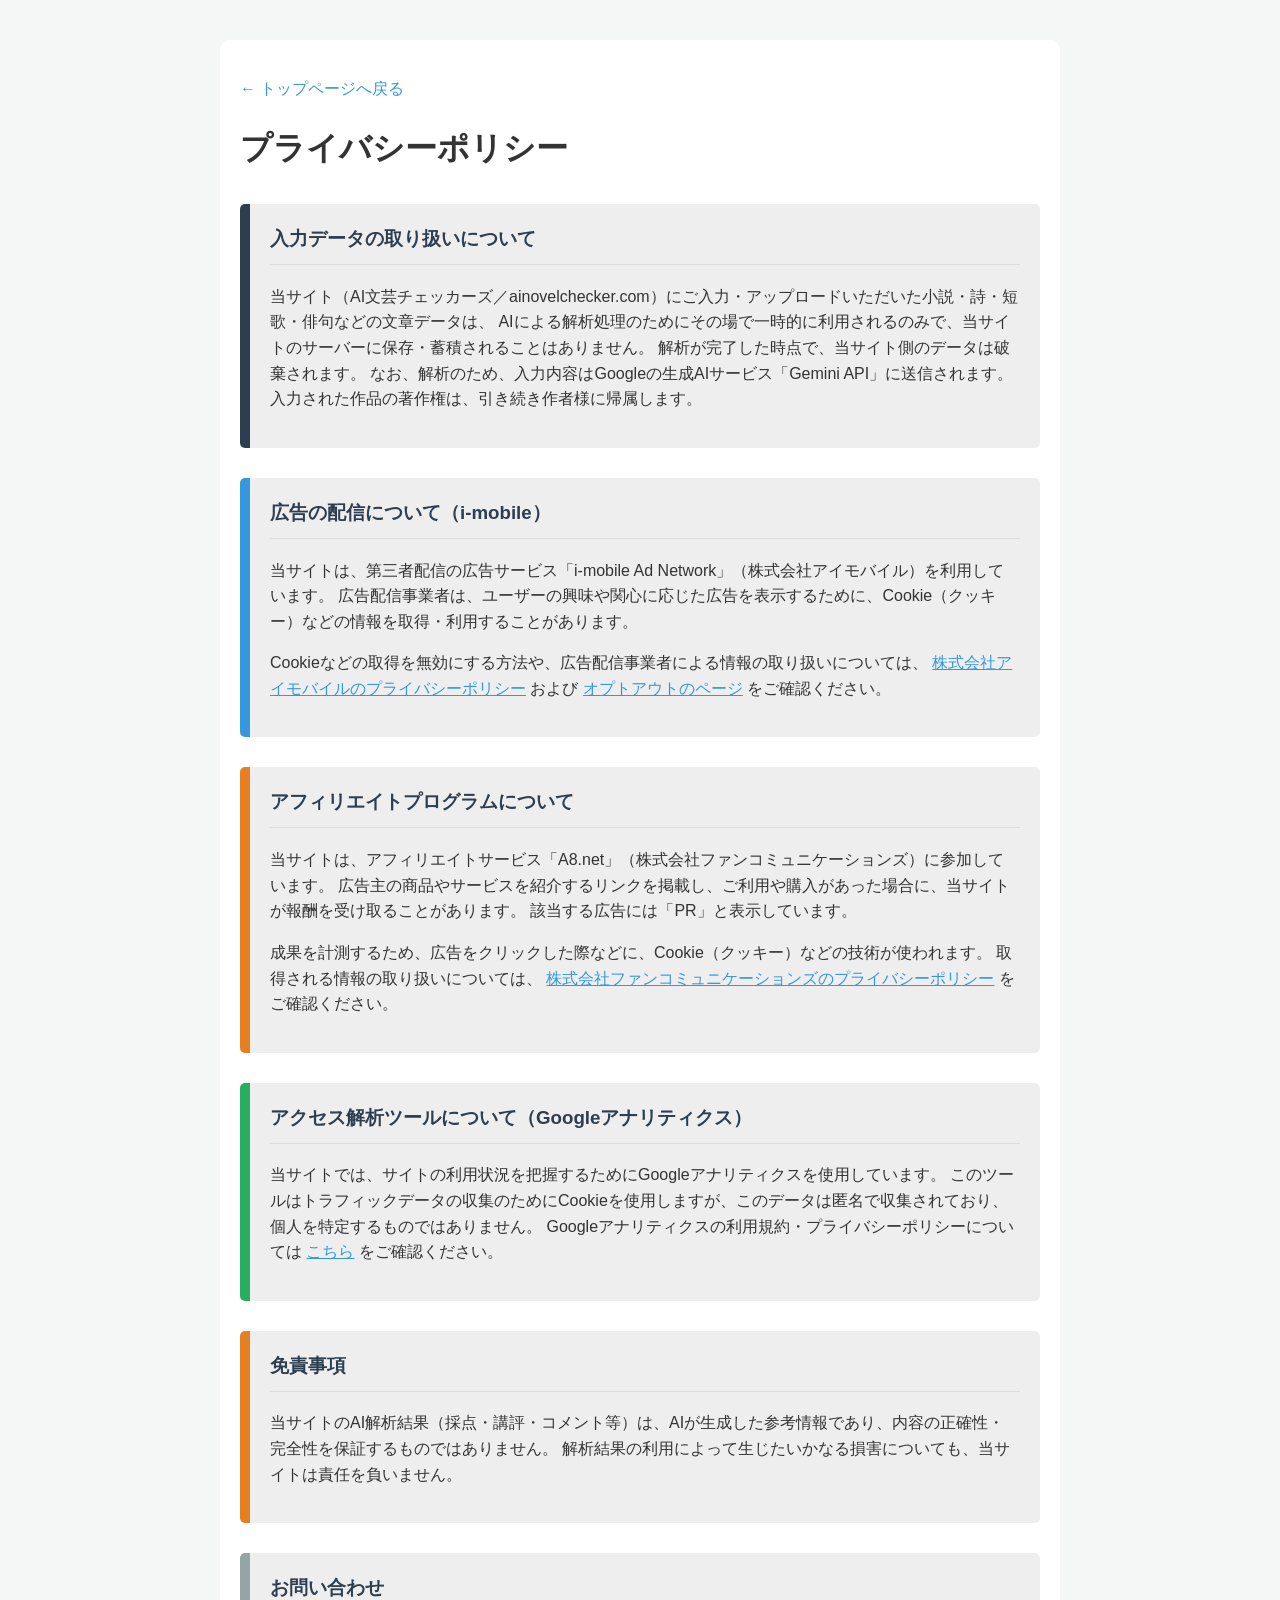
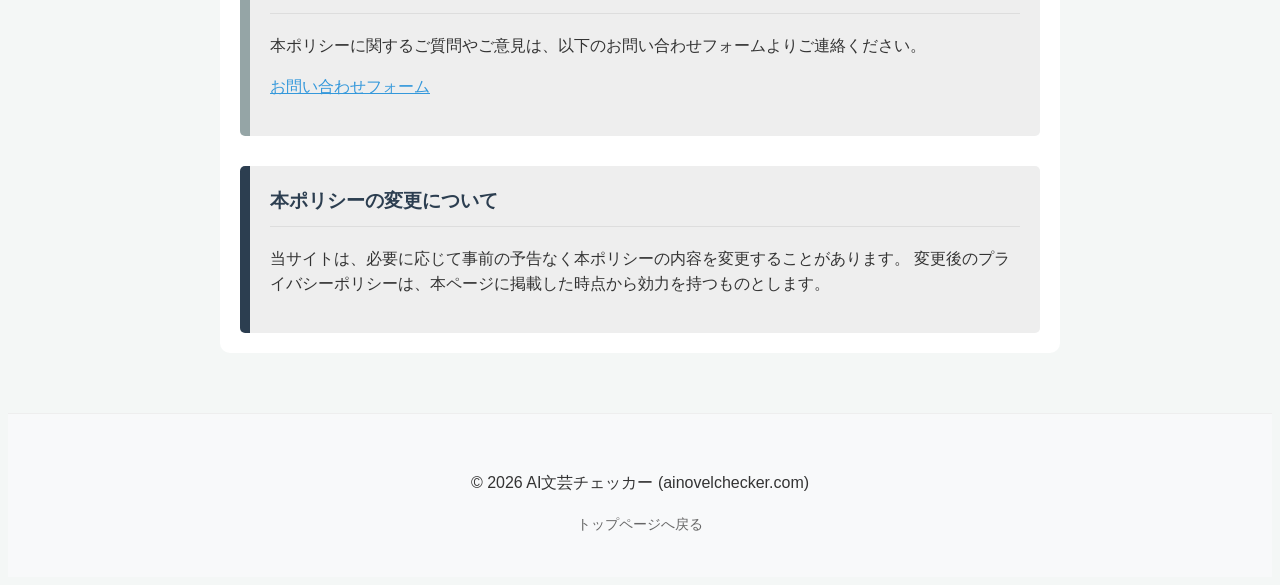
<file: privacy.html>
<!DOCTYPE html>
<html lang="ja">

<head>
    <link rel="icon" href="data:image/svg+xml,<svg xmlns='http://www.w3.org/2000/svg' viewBox='0 0 100 100'><rect x='10' y='10' width='80' height='80' rx='18' fill='%232c3e50'/><path d='M50,25 L72,55 L62,55 L62,75 L38,75 L38,55 L28,55 Z' fill='%23ffffff'/><line x1='50' y1='32' x2='50' y2='52' stroke='%232c3e50' stroke-width='3' stroke-linecap='round'/><circle cx='50' cy='55' r='3.5' fill='%232c3e50'/><circle cx='50' cy='22' r='5' fill='%233498db'/><circle cx='75' cy='45' r='4' fill='%233498db'/><circle cx='25' cy='45' r='4' fill='%233498db'/><line x1='50' y1='22' x2='50' y2='25' stroke='%233498db' stroke-width='2'/><line x1='72' y1='48' x2='75' y2='45' stroke='%233498db' stroke-width='2'/><line x1='28' y1='48' x2='25' y2='45' stroke='%233498db' stroke-width='2'/></svg>">
    <meta charset="UTF-8">
    <meta name="viewport" content="width=device-width, initial-scale=1.0">
    <title>プライバシーポリシー | AI文芸チェッカーズ</title>
    <meta name="description" content="AI文芸チェッカーズ（ainovelchecker.com）のプライバシーポリシー。入力データの取り扱い、i-mobile・Googleアナリティクスの利用について説明しています。">
    <meta name="robots" content="noindex">
    <link rel="stylesheet" href="./style.css">
</head>

<body>
    <div class="container">
        <p class="nav-back"><a href="./index.html" style="color: #3498db; text-decoration: none;">← トップページへ戻る</a></p>

        <h1>プライバシーポリシー</h1>

        <section class="editor-section" style="border-left-color: #2c3e50;">
            <h3>入力データの取り扱いについて</h3>
            <p>
                当サイト（AI文芸チェッカーズ／ainovelchecker.com）にご入力・アップロードいただいた小説・詩・短歌・俳句などの文章データは、
                AIによる解析処理のためにその場で一時的に利用されるのみで、当サイトのサーバーに保存・蓄積されることはありません。
                解析が完了した時点で、当サイト側のデータは破棄されます。
                なお、解析のため、入力内容はGoogleの生成AIサービス「Gemini API」に送信されます。
                入力された作品の著作権は、引き続き作者様に帰属します。
            </p>
        </section>

        <section class="editor-section" style="border-left-color: #3498db;">
            <h3>広告の配信について（i-mobile）</h3>
            <p>
                当サイトは、第三者配信の広告サービス「i-mobile Ad Network」（株式会社アイモバイル）を利用しています。
                広告配信事業者は、ユーザーの興味や関心に応じた広告を表示するために、Cookie（クッキー）などの情報を取得・利用することがあります。
            </p>
            <p>
                Cookieなどの取得を無効にする方法や、広告配信事業者による情報の取り扱いについては、
                <a href="https://www.i-mobile.co.jp/privacy.html" target="_blank" rel="noopener" style="color:#3498db;">株式会社アイモバイルのプライバシーポリシー</a>
                および
                <a href="https://www.i-mobile.co.jp/optout.html" target="_blank" rel="noopener" style="color:#3498db;">オプトアウトのページ</a>
                をご確認ください。
            </p>
        </section>

        <section class="editor-section" style="border-left-color: #e67e22;">
            <h3>アフィリエイトプログラムについて</h3>
            <p>
                当サイトは、アフィリエイトサービス「A8.net」（株式会社ファンコミュニケーションズ）に参加しています。
                広告主の商品やサービスを紹介するリンクを掲載し、ご利用や購入があった場合に、当サイトが報酬を受け取ることがあります。
                該当する広告には「PR」と表示しています。
            </p>
            <p>
                成果を計測するため、広告をクリックした際などに、Cookie（クッキー）などの技術が使われます。
                取得される情報の取り扱いについては、
                <a href="https://www.fancs.com/privacy" target="_blank" rel="noopener" style="color:#3498db;">株式会社ファンコミュニケーションズのプライバシーポリシー</a>
                をご確認ください。
            </p>
        </section>

        <section class="editor-section" style="border-left-color: #27ae60;">
            <h3>アクセス解析ツールについて（Googleアナリティクス）</h3>
            <p>
                当サイトでは、サイトの利用状況を把握するためにGoogleアナリティクスを使用しています。
                このツールはトラフィックデータの収集のためにCookieを使用しますが、このデータは匿名で収集されており、個人を特定するものではありません。
                Googleアナリティクスの利用規約・プライバシーポリシーについては
                <a href="https://marketingplatform.google.com/about/analytics/terms/jp/" target="_blank" rel="noopener" style="color:#3498db;">こちら</a>
                をご確認ください。
            </p>
        </section>

        <section class="editor-section" style="border-left-color: #e67e22;">
            <h3>免責事項</h3>
            <p>
                当サイトのAI解析結果（採点・講評・コメント等）は、AIが生成した参考情報であり、内容の正確性・完全性を保証するものではありません。
                解析結果の利用によって生じたいかなる損害についても、当サイトは責任を負いません。
            </p>
        </section>

        <section class="editor-section" style="border-left-color: #95a5a6;">
            <h3>お問い合わせ</h3>
            <p>
                本ポリシーに関するご質問やご意見は、以下のお問い合わせフォームよりご連絡ください。
            </p>
            <p>
                <a href="https://forms.gle/KT9CneuF4Z4AGE18A" target="_blank" rel="noopener" style="color:#3498db;">お問い合わせフォーム</a>
            </p>
        </section>

        <section class="editor-section" style="border-left-color: #2c3e50;">
            <h3>本ポリシーの変更について</h3>
            <p>
                当サイトは、必要に応じて事前の予告なく本ポリシーの内容を変更することがあります。
                変更後のプライバシーポリシーは、本ページに掲載した時点から効力を持つものとします。
            </p>
        </section>
    </div>

    <footer class="site-footer">
        <div class="footer-content">
            <p>© 2026 AI文芸チェッカー (ainovelchecker.com)</p>
            <div class="footer-links">
                <a href="./index.html">トップページへ戻る</a>
            </div>
        </div>
    </footer>
</body>

</html>
</file>
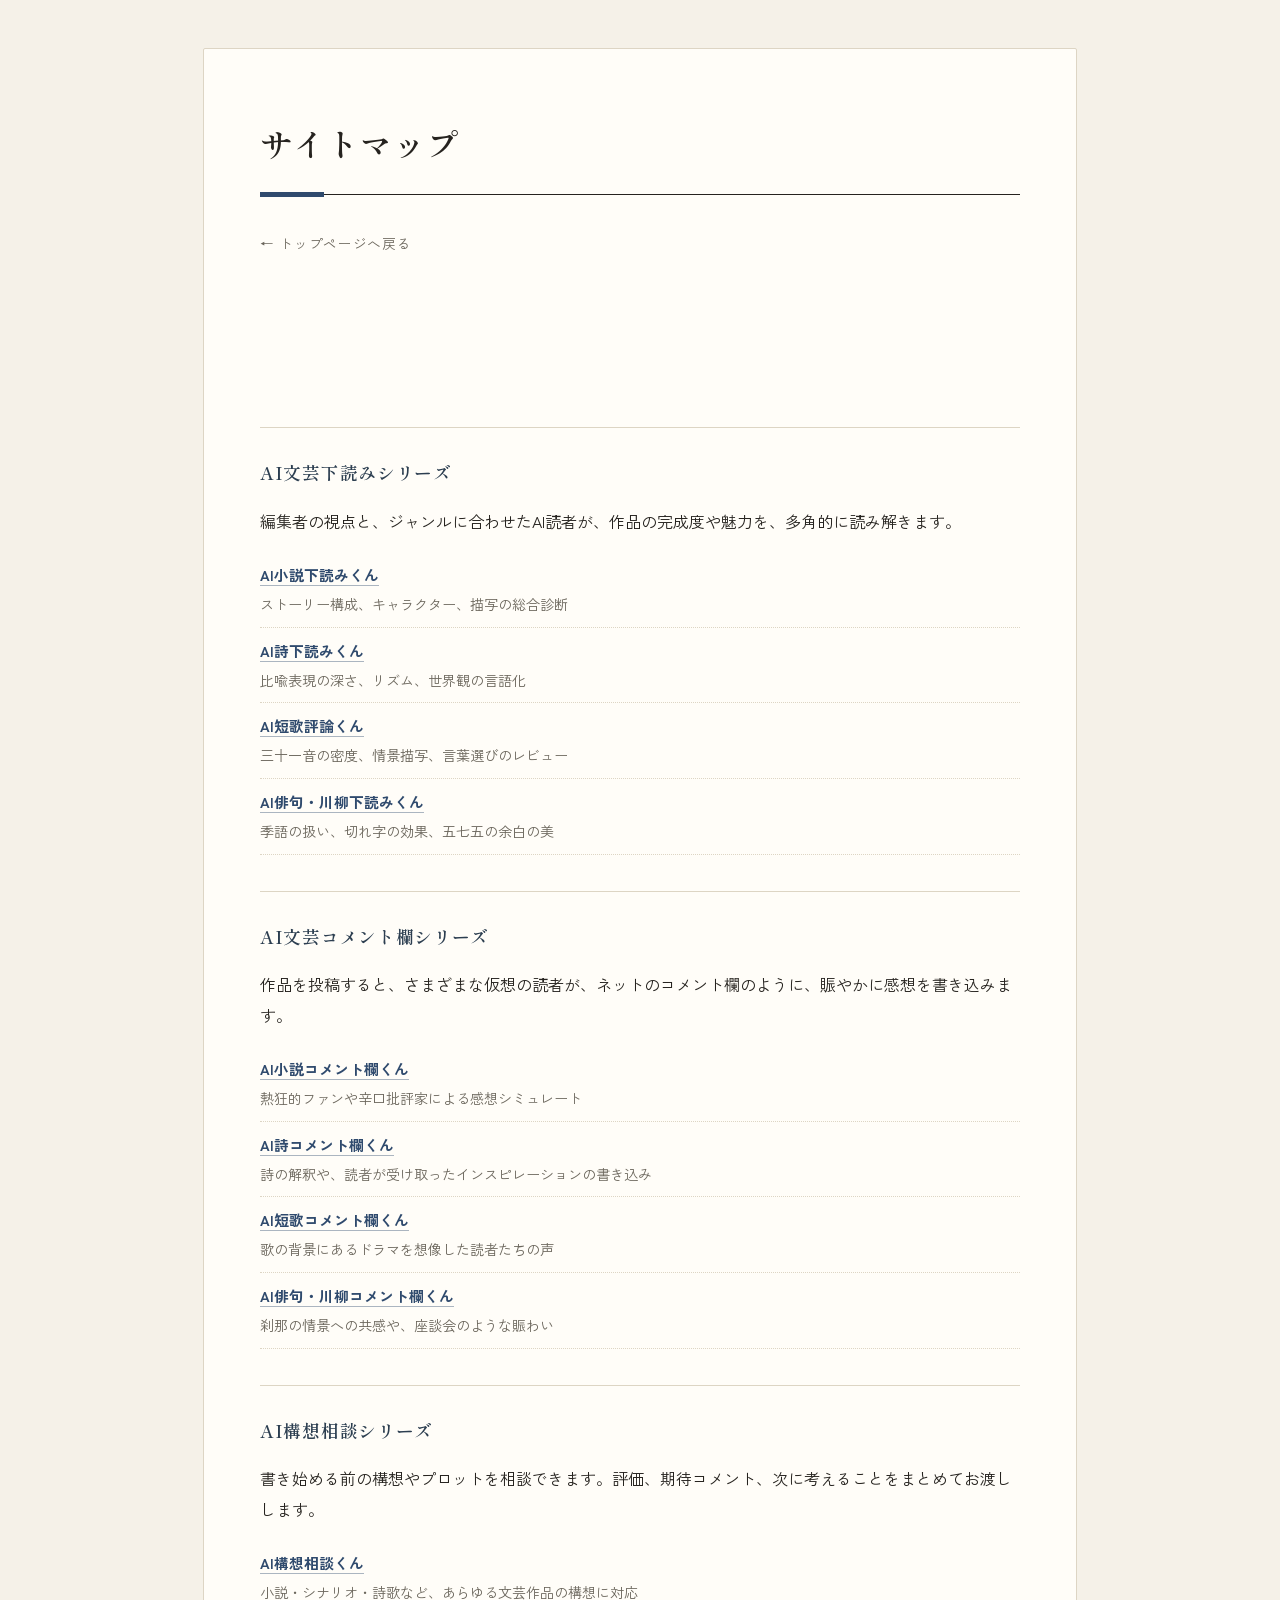
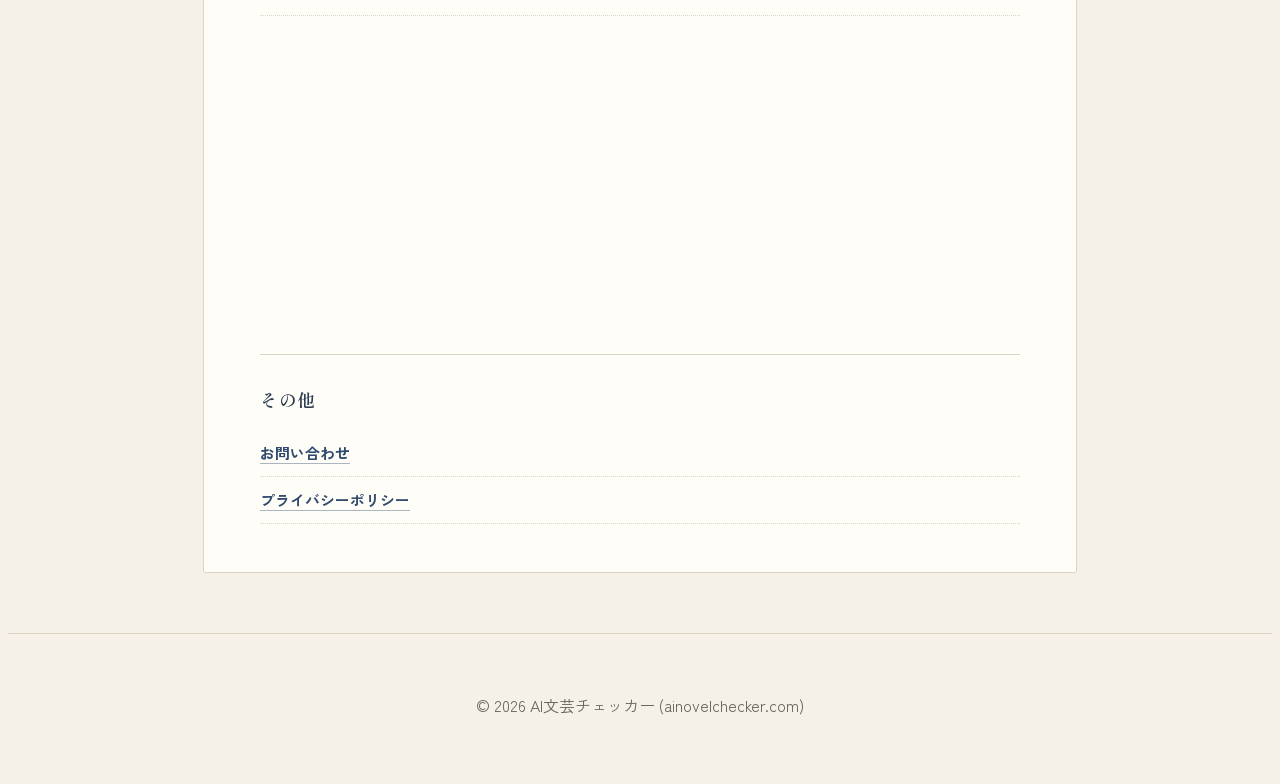
<file: sitemap.html>
<!DOCTYPE html>
<html lang="ja">
<head>
    <!-- ブラウザのタブにロゴを表示する魔法の1行 -->
    <link rel="icon" href="data:image/svg+xml,<svg xmlns='http://www.w3.org/2000/svg' viewBox='0 0 100 100'><rect x='10' y='10' width='80' height='80' rx='18' fill='%232c3e50'/><path d='M50,25 L72,55 L62,55 L62,75 L38,75 L38,55 L28,55 Z' fill='%23ffffff'/><line x1='50' y1='32' x2='50' y2='52' stroke='%232c3e50' stroke-width='3' stroke-linecap='round'/><circle cx='50' cy='55' r='3.5' fill='%232c3e50'/><circle cx='50' cy='22' r='5' fill='%233498db'/><circle cx='75' cy='45' r='4' fill='%233498db'/><circle cx='25' cy='45' r='4' fill='%233498db'/><line x1='50' y1='22' x2='50' y2='25' stroke='%233498db' stroke-width='2'/><line x1='72' y1='48' x2='75' y2='45' stroke='%233498db' stroke-width='2'/><line x1='28' y1='48' x2='25' y2='45' stroke='%233498db' stroke-width='2'/></svg>">
    <meta charset="UTF-8">
    <meta name="viewport" content="width=device-width, initial-scale=1.0">
    <title>サイトマップ | AI文芸チェッカー</title>
    <meta name="description" content="AI文芸チェッカーの全機能一覧。小説、詩、短歌、俳句の下読みからコメント欄シミュレーターまで。">
    <link rel="stylesheet" href="./style.css">
    <link rel="preconnect" href="https://fonts.googleapis.com">
    <link rel="preconnect" href="https://fonts.gstatic.com" crossorigin>
    <link href="https://fonts.googleapis.com/css2?family=Shippori+Mincho:wght@500;600;700&family=Zen+Kaku+Gothic+New:wght@400;500;700&display=swap" rel="stylesheet">
    <style>
        .ad-slot { text-align: center; margin: 40px auto; }
        #ad-slot-1 { min-height: 90px; }
        .is-mobile #ad-slot-1 { min-height: 50px; } /* スマホは 320x50 のバナー */
        #ad-slot-2 { min-height: 250px; }
        .ad-sp { display: none; }
        .is-mobile .ad-pc { display: none !important; }
        .is-mobile .ad-sp {
            display: block;
            position: fixed; bottom: 0; left: 0; right: 0; width: 100%;
            background: rgba(0, 0, 0, 0.7); z-index: 99998; text-align: center;
            transform: translate3d(0, 0, 0);
        }
        .is-mobile body { padding-bottom: 70px; } /* 画面下固定の広告に隠れないための余白 */
        @media (max-width: 768px) {
            html:not(.is-mobile) .ad-wide { display: none !important; } /* 728px幅のバナーは、パソコンの狭い窓では隠す */
        }
    </style>
    <link rel="stylesheet" href="./design.css?v=1">
</head>
<body class="page-sitemap">
    <div class="container">
        <h1>サイトマップ</h1>
        <p class="nav-back"><a href="./index.html">← トップページへ戻る</a></p>

        <!-- 広告①（PCのみ）：下読みシリーズの上 -->
        <div id="ad-slot-1" class="ad-slot ad-wide"></div>

        <section class="editor-section">
            <h3>AI文芸下読みシリーズ</h3>
            <p>編集者の視点と、ジャンルに合わせたAI読者が、作品の完成度や魅力を、多角的に読み解きます。</p>
            <ul class="analysis-points">
                <li><a href="./novel/shitayomi.html">AI小説下読みくん</a><span class="map-desc">ストーリー構成、キャラクター、描写の総合診断</span></li>
                <li><a href="./poetry/shitayomi.html">AI詩下読みくん</a><span class="map-desc">比喩表現の深さ、リズム、世界観の言語化</span></li>
                <li><a href="./tanka/shitayomi.html">AI短歌評論くん</a><span class="map-desc">三十一音の密度、情景描写、言葉選びのレビュー</span></li>
                <li><a href="./haiku/shitayomi.html">AI俳句・川柳下読みくん</a><span class="map-desc">季語の扱い、切れ字の効果、五七五の余白の美</span></li>
            </ul>
        </section>

        <section class="editor-section">
            <h3>AI文芸コメント欄シリーズ</h3>
            <p>作品を投稿すると、さまざまな仮想の読者が、ネットのコメント欄のように、賑やかに感想を書き込みます。</p>
            <ul class="analysis-points">
                <li><a href="./novel/comment.html">AI小説コメント欄くん</a><span class="map-desc">熱狂的ファンや辛口批評家による感想シミュレート</span></li>
                <li><a href="./poetry/comment.html">AI詩コメント欄くん</a><span class="map-desc">詩の解釈や、読者が受け取ったインスピレーションの書き込み</span></li>
                <li><a href="./tanka/comment.html">AI短歌コメント欄くん</a><span class="map-desc">歌の背景にあるドラマを想像した読者たちの声</span></li>
                <li><a href="./haiku/comment.html">AI俳句・川柳コメント欄くん</a><span class="map-desc">刹那の情景への共感や、座談会のような賑わい</span></li>
            </ul>
        </section>

        <section class="editor-section">
            <h3>AI構想相談シリーズ</h3>
            <p>書き始める前の構想やプロットを相談できます。評価、期待コメント、次に考えることをまとめてお渡しします。</p>
            <ul class="analysis-points">
                <li><a href="./idea/consult.html">AI構想相談くん</a><span class="map-desc">小説・シナリオ・詩歌など、あらゆる文芸作品の構想に対応</span></li>
            </ul>
        </section>

        <!-- 広告②（PCのみ） -->
        <div id="ad-slot-2" class="ad-slot"></div>

        <section class="editor-section">
            <h3>その他</h3>
            <ul class="analysis-points">
                <li><a href="https://forms.gle/KT9CneuF4Z4AGE18A" target="_blank">お問い合わせ</a></li>
                <li><a href="./privacy.html">プライバシーポリシー</a></li>
            </ul>
        </section>
    </div>

    <footer class="site-footer">
        <p>© 2026 AI文芸チェッカー (ainovelchecker.com)</p>
    </footer>
    <!-- 広告④のスマホ用（画面下固定）。スマホの端末のときだけ読み込む -->
    <div id="ad-slot-sp" class="ad-sp"></div>

    <script>
    // i-mobile 広告：端末の種類（スマホ・タブレット／パソコン）で出し分ける。
    // パソコンでは、横幅が足りないときだけ728pxのバナーを読み込まない（CSSでも隠す）。
    (function () {
        var isMobile = /Android|iPhone|iPad|iPod|Mobile/i.test(navigator.userAgent) ||
            !!(navigator.userAgentData && navigator.userAgentData.mobile);
        if (isMobile) { document.documentElement.classList.add('is-mobile'); }
        var wideMq = window.matchMedia('(min-width: 769px)');

        function showAd(slotId, mid, asid, elementId) {
            var slot = document.getElementById(slotId);
            if (!slot || slot.getAttribute('data-loaded')) return;
            slot.setAttribute('data-loaded', '1');
            var box = document.createElement('div');
            box.id = elementId;
            slot.appendChild(box);
            (window.adsbyimobile = window.adsbyimobile || []).push({
                pid: 85497, mid: mid, asid: asid, type: 'banner', display: 'inline', elementid: elementId
            });
            var s = document.createElement('script');
            s.async = true;
            s.src = 'https://imp-adedge.i-mobile.co.jp/script/v1/spot.js?20220104';
            box.appendChild(s);
        }

        function apply() {
            if (!isMobile) {
                showAd('ad-slot-2', 596678, 1946950, 'im-142f1d3ccf2b4320bd698e949b0eedc1');
                if (wideMq.matches) {
                    showAd('ad-slot-1', 596678, 1946949, 'im-d3920e8532cb47bbaefc0fcbe9091da3');
                }
            } else {
                showAd('ad-slot-sp', 596679, 1946951, 'im-76718169a1a44655a39a4279729cdf89');
                // スマホ用の本文中の広告
                showAd('ad-slot-1', 596679, 1947458, 'im-2a0b6323c5b2479ca9617c8f79458ccd');
                showAd('ad-slot-2', 596679, 1947457, 'im-7c5eff47158a4320867bbf6aa7d345f6');
            }
        }

        apply();
        if (wideMq.addEventListener) { wideMq.addEventListener('change', apply); } else { wideMq.addListener(apply); }
        window.addEventListener('resize', apply);
    })();
    </script>
</body>
</html>
</file>
<file: style.css>
body {
    font-family: sans-serif;
    background: #f4f7f6;
    color: #333;
    line-height: 1.6;
}

.container {
    height: auto !important;
    overflow: visible !important;
    max-width: 800px;
    margin: 40px auto;
    padding: 20px;
    background: white;
    border-radius: 10px;
    shadow: 0 4px 6px rgba(0, 0, 0, 0.1);
}


#result {
    overflow: visible !important; /* 隠れている部分を強制的に出す */
    height: auto !important;     /* 高さを固定せず中身に合わせる */
    background-color: white;     /* 背景が透明だと真っ白に見えることがある */
}

textarea {
    box-sizing: border-box;
    width: 100%;
    height: 300px;
    margin-bottom: 20px;
    padding: 10px;
    border: 1px solid #ddd;
    border-radius: 5px;
    font-size: 16px;
}

.actions {
    display: flex;
    flex-wrap: wrap;
    gap: 12px;
    justify-content: space-between;
    align-items: center;
    margin-bottom: 20px;
}

button {
    padding: 10px 25px;
    background: #2c3e50;
    color: white;
    border: none;
    border-radius: 5px;
    cursor: pointer;
    font-size: 18px;
}

button:hover {
    background: #34495e;
}

.hidden {
    display: none !important;
}

/* 報酬・保存エリア全体の調整 */
/* 保存エリア：リワード用からシンプルに書き換え */
.save-area {
    display: flex;
    justify-content: center;
    flex-wrap: wrap;
    gap: 12px;
    margin: 40px 0;
}

#share-btn {
    padding: 15px 40px;
    font-size: 1.2rem;
    background-color: #000000;
    color: #ffffff;
    border: none;
    border-radius: 50px;
    cursor: pointer;
}
#share-btn:hover { background-color: #333333; }
#share-btn:disabled { opacity: 0.6; cursor: default; }

#save-image-btn {
    padding: 15px 40px;
    font-size: 1.2rem;
    background-color: #27ae60;
    color: white;
    border: none;
    border-radius: 50px;
    cursor: pointer;
    box-shadow: 0 4px 15px rgba(39, 174, 96, 0.3);
}

/* 4枚を並べるグリッド */
.example-grid {
    display: grid;
    /* 💡 最小幅を「40%以上」にすることで、3枚目が必ず2行目に落ちるようにします */
    grid-template-columns: repeat(auto-fit, minmax(45%, 1fr)); 
    gap: 15px; 
    margin-top: 20px;
    max-width: 600px; /* 💡 あまり広がりすぎないよう制限 */
    margin-left: auto;
    margin-right: auto;
}

/* 画像とラベルを囲む枠 */
.thumb-wrapper {
    display: flex;
    flex-direction: column;
    align-items: center;
    background: #ffffff;
    padding: 8px;
    border-radius: 8px;
    border: 1px solid #eee;
    box-shadow: 0 2px 5px rgba(0,0,0,0.05);
    transition: 0.3s;
}

.thumb-wrapper:hover {
    transform: translateY(-3px);
    border-color: #3498db;
    box-shadow: 0 5px 15px rgba(0,0,0,0.1);
}

/* 画像自体の設定 */
.zoomable {
    width: 100%;
    height: auto;
    cursor: pointer;
    border-radius: 4px;
}

/* ラベル */
.thumb-label {
    margin-top: 8px;
    font-size: 0.8rem;
    color: #555;
    font-weight: bold;
}

/* 📱 スマホ画面（幅が狭い時）の設定 */
@media (max-width: 480px) {
    .example-grid {
        /* スマホでも2-2を維持するか、1列にするか選べます */
        /* 1列にしたい場合はここを 1fr にしてください */
        grid-template-columns: repeat(2, 1fr); 
        gap: 10px;
    }
}

/* フッターデザイン */
.site-footer {
    margin-top: 60px;
    padding: 40px 0;
    background-color: #f8f9fa;
    border-top: 1px solid #eee;
    text-align: center;
}

.footer-links a {
    margin: 0 15px;
    color: #666;
    text-decoration: none;
    font-size: 0.9rem;
}

.footer-links a:hover {
    text-decoration: underline;
}

/* ポリシーモーダル */
#policy-modal {
    position: fixed;
    top: 0; left: 0; width: 100%; height: 100%;
    background: rgba(0,0,0,0.7);
    display: flex; justify-content: center; align-items: center;
    z-index: 2000;
}
.modal-content {
    background: white; padding: 30px; border-radius: 10px; max-width: 500px;
}

.service-description {
    text-align: left;
    margin-bottom: 40px;
    background: #ffffff;
    padding: 25px;
    border-radius: 12px;
    box-shadow: 0 4px 15px rgba(0,0,0,0.05);
}

.lead-text {
    font-size: 1.1rem;
    color: #34495e;
    margin-bottom: 30px;
    font-weight: bold;
}

.role-section h3 {
    color: #2c3e50;
    border-left: 5px solid #3498db;
    padding-left: 15px;
    margin-bottom: 15px;
}

.analysis-points {
    display: flex;
    flex-wrap: wrap;
    gap: 10px;
    list-style: none;
    padding: 0;
}

.analysis-points li {
    background: #eef7ff;
    padding: 8px 15px;
    border-radius: 20px;
    font-size: 0.85rem;
    border: 1px solid #d0e8ff;
}

.section-divider {
    border: 0;
    border-top: 1px dashed #ddd;
    margin: 30px 0;
}

.reader-intro-grid {
    display: grid;
    /* 💡 ここがポイント：最小幅を「45%」程度にすることで、3列目を強引に次の行へ送ります */
    grid-template-columns: repeat(auto-fit, minmax(45%, 1fr));
    gap: 20px; /* 少し広めに取ると2-2の境界が綺麗に見えます */
    margin-top: 15px;
}

/* 📱 スマホ（幅が狭い画面）では1列にするための設定 */
@media (max-width: 600px) {
    .reader-intro-grid {
        grid-template-columns: 1fr;
    }
}

.intro-card {
    background: #fdfdfd;
    border: 1px solid #eee;
    padding: 15px;
    border-radius: 8px;
    /* 💡 高さを揃えるために display: flex を活用 */
    display: flex;
    flex-direction: column;
    height: 100%; 
}

.intro-card:hover {
    transform: translateY(-3px);
    border-color: #3498db;
}

.intro-card h4 {
    margin: 0 0 10px 0;
    color: #3498db;
    font-size: 1rem;
}

.guide-text {
    font-size: 1.2rem;
    font-weight: bold;
    color: #2c3e50;
    margin-top: 30px;
}

/* 「JPGダウンロード」ボタン */
#save-image-btn {
    background-color: #27ae60; /* 成功・保存をイメージする緑系 */
    color: white;
}

#save-image-btn:hover {
    background-color: #219150;
    transform: translateY(-2px);
}

/* ボタン同士が重ならないようにマージンを追加 */
.reward-area button + button {
    margin-top: 15px;
}

/* 広告モーダルの背景 */
#video-ad-modal {
    position: fixed;
    top: 0; left: 0;
    width: 100%; height: 100%;
    background: rgba(0, 0, 0, 0.9);
    display: flex;
    justify-content: center;
    align-items: center;
    z-index: 10000;
}

/* 広告の中身 */
.ad-content {
    width: 90%;
    max-width: 400px;
    background: #222;
    padding: 20px;
    border-radius: 10px;
    text-align: center;
    color: white;
}

.ad-video-placeholder {
    width: 100%;
    height: 200px;
    background: #444;
    display: flex;
    justify-content: center;
    align-items: center;
    margin-bottom: 20px;
}

/* プログレスバー */
.progress-bar-container {
    width: 100%;
    height: 8px;
    background: #555;
    border-radius: 4px;
    margin-top: 10px;
    overflow: hidden;
}

#ad-progress-bar {
    width: 0%;
    height: 100%;
    background: #f1c40f;
    transition: width 1s linear; /* 1秒ごとにスムーズに伸びる */
}

/* バナー全体のコンテナ */
.ad-banner-top, .ad-banner-bottom {
    width: 100%;
    margin: 20px auto;
    text-align: center;
}

/* 728x90サイズの枠（レスポンシブ対応） */
.ad-placeholder-728x90 {
    display: inline-block;
    max-width: 100%; /* 画面からはみ出さないように */
    background: #fdfdfd;
    border: 1px solid #eee;
    overflow: hidden;
}

.ad-placeholder-728x90 img {
    max-width: 100%;
    height: auto;
    display: block;
}

/* モバイル用の調整：画面が狭いときはバナーを少し小さく見せる */
@media (max-width: 768px) {
    .ad-banner-top {
        margin: 10px 0;
    }
    .ad-label {
        transform: scale(0.8);
    }
}

/* 共通の広告ラベル */
.ad-label {
    font-size: 10px;
    color: #999;
    text-align: center;
    margin-bottom: 5px;
    letter-spacing: 1px;
}

/* ローディング中の広告（四角形 300x250想定） */
.ad-space-loading {
    margin-top: 30px;
    padding: 15px;
    background: #f0f0f0;
    border-radius: 8px;
}

/* 結果の間の広告（横長 728x90想定） */
.ad-space-inline {
    margin: 30px 0;
    padding: 10px 0;
    text-align: center;
}

.ad-placeholder, .ad-placeholder-horizontal {
    display: flex;
    justify-content: center;
    align-items: center;
    background: #fff;
    border: 1px dashed #ccc;
    min-height: 100px;
}

.result-header {
    text-align: center; /* 中央寄せにするとインパクトが出ます */
    margin-top: -10px;
    margin-bottom: 30px;
    padding-bottom: 20px;
    border-bottom: 2px dashed #ddd;
}

.result-header h2 {
    margin-bottom: 20px;
    font-size: 1.5rem;
}

/* メインの大きな星専用のスタイル */
#main-star-rating {
    font-size: 2rem; /* サイズを大きく */
    letter-spacing: 8px;
    filter: drop-shadow(0 0 2px rgba(241, 196, 15, 0.5)); /* ほんのり光らせる */
}

/* ついでに、平均スコアの数字も強調 */
#avg-score {
    color: #e67e22;
    font-size: 2.0rem;
}

/* チャートのサイズ固定 */
.chart-container {
    width: 100%;
    max-width: 400px;
    margin: 0 auto;
    position: relative;
}

/* 読者カードと編集者エリアの間の区切り */
.editor-feedback-area {
    margin-top: 30px;
    padding-top: 30px;
    border-top: 2px dashed #ddd;
}

/* 編集部総括のボックスを少しプロっぽく */
.editor-section {
    background: #f9f9f9;
    padding: 25px;
    border-radius: 10px;
    border-left: 10px solid #2c3e50;
    margin-top: 20px;
}

.editor-section h3 {
    margin-top: 0;
    color: #2c3e50;
    border-bottom: 1px solid #ddd;
    padding-bottom: 10px;
}

/* 良い点・悪い点の横並び */
.editor-points {
    display: flex;
    gap: 20px;
    margin-bottom: 30px;
}

.point-box {
    flex: 1;
    padding: 15px;
    border-radius: 8px;
}

.good {
    background-color: #e8f5e9;
    border: 1px solid #c8e6c9;
}

.bad {
    background-color: #fff3e0;
    border: 1px solid #ffe0b2;
}

.point-box h3 {
    margin-top: 0;
    font-size: 1.1rem;
}

.point-box ul {
    padding-left: 20px;
    margin-bottom: 0;
}

.point-box li {
    margin-bottom: 8px;
    font-size: 0.95rem;
}

/* スマホ対応：縦並びに切り替え */
@media (max-width: 600px) {
    .editor-points {
        flex-direction: column;
    }
}

/* 読者リスト全体 */
#reader-cards {
    display: flex;
    flex-direction: column;
    gap: 20px;
    margin-top: 20px;
}

/* 読者カード（横長） */
.card {
    display: flex;
    gap: 15px;
    background: #fff;
    padding: 20px;
    border-radius: 8px;
    border: 1px solid #eee;
    box-shadow: 0 2px 4px rgba(0,0,0,0.05);
}

/* アイコン（仮：丸いグレーの円） */
.reader-icon {
    width: 50px;
    height: 50px;
    background: #e0e0e0;
    border-radius: 50%;
    display: flex;
    align-items: center;
    justify-content: center;
    font-size: 1.5rem;
    flex-shrink: 0;
}

/* 右側のコンテンツ */
.reader-content {
    flex-grow: 1;
}

/* 名前・属性・スコアの1行目 */
.reader-header {
    margin-bottom: 5px;
}

.reader-name { font-weight: bold; font-size: 1.1rem; margin-right: 10px; }
.reader-meta { font-size: 0.85rem; color: #777; } /* 性別・age用 */

/* 星と数字の2行目 */
.reader-rating-row {
    display: flex;
    align-items: center;
    gap: 10px;
    margin-bottom: 10px;
}

.reader-score { font-size: 0.9rem; color: #444; font-weight: bold; }

/* コメントの3行目 */
.reader-comment {
    margin: 0;
    font-size: 1.0rem;
    color: #333;
    line-height: 1.5;
}

.card h4 {
    margin: 0;
    color: #e67e22;
}

/* 星の土台（共通） */
.star-rating {
    position: relative;
    display: inline-block;
    font-size: 1.2rem;
    color: #ddd; /* 塗られていない星の色（グレー） */
    letter-spacing: 2px;
    cursor: default;
}

/* 塗りつぶされた星（黄色） */
.star-rating::before {
    content: "★★★★★";
    position: absolute;
    top: 0;
    left: 0;
    width: var(--rating-width); /* ここがJSで動的に変わる（重要） */
    color: #f1c40f; /* 塗りつぶしの色（ゴールド） */
    overflow: hidden;
    white-space: nowrap;
}

/* 読者カード内の星の位置調整 */
.reader-stars-container {
    margin-left: 10px;
    vertical-align: middle;
}

.editor-section {
    margin-top: 30px;
    padding: 20px;
    background: #eee;
    border-radius: 5px;
}

#loading {
    text-align: center;
    font-weight: bold;
    color: #3498db;
}

/* style.css の末尾に追加 */
#image-modal {
    position: fixed;
    top: 0;
    left: 0;
    width: 100%;
    height: 100%;
    z-index: 9999;
    display: flex;
    justify-content: center;
    align-items: center;
}

#image-modal.hidden {
    display: none !important; /* hiddenクラスがある時は完全に消す */
}

.modal-overlay {
    position: absolute;
    top: 0;
    left: 0;
    width: 100%;
    height: 100%;
    background: rgba(0, 0, 0, 0.85);
    cursor: pointer; /* 「ここを押せば閉じられる」と視覚的に伝える */
}

.modal-content-wrapper {
    position: relative;
    max-width: 90%;
    max-height: 90%;
    z-index: 10000;
}

#full-img {
    width: 100%;
    height: auto;
    border: 3px solid white;
    border-radius: 5px;
}

.close-modal {
    position: absolute;
    top: -45px; /* 少し上に余裕を持たせる */
    right: 0;
    color: white;
    font-size: 40px; /* 少し大きく */
    cursor: pointer;
    padding: 10px; /* クリックできる範囲を広げる */
    line-height: 1;
}

/* ポータル用の追加スタイル */
.portal-grid {
    margin-top: 40px;
}

.portal-link {
    text-decoration: none;
    color: inherit;
    transition: transform 0.2s, border-color 0.2s;
    cursor: pointer;
}

.portal-link:hover {
    transform: translateY(-5px);
    border-color: #3498db;
    background: #f8fbff;
}

.portal-link.full-width {
    grid-column: 1 / -1; /* 2列をぶち抜いて表示 */
    text-align: center;
}

.portal-link.full-width .reader-icon {
    margin: 0 auto 10px auto;
}

.portal-about {
    margin-top: 50px;
    border-left: 5px solid #2c3e50;
    background: #f9f9f9;
}

.portal-about a {
    color: #3498db;
    text-decoration: none;
}

.portal-about a:hover {
    text-decoration: underline;
}

/* ==========================================
   🚀 ポータル専用 タイルリンクデザイン
   ========================================== */
.portal-tile-link {
    display: flex;
    align-items: center;
    gap: 15px;
    background: #ffffff;
    border: 2px solid #e2e8f0;
    border-radius: 12px;
    padding: 20px;
    text-decoration: none;
    color: inherit;
    transition: all 0.2s ease;
    box-shadow: 0 4px 6px rgba(0, 0, 0, 0.02);
}

/* 左側の大きな絵文字アイコン */
.tile-icon {
    font-size: 2.2rem;
    display: flex;
    align-items: center;
    justify-content: center;
    width: 60px;
    height: 60px;
    background: #f8fafc;
    border-radius: 10px;
    flex-shrink: 0;
    transition: transform 0.2s ease;
}

.tile-main {
    flex-grow: 1;
}

.tile-main h4 {
    margin: 0 0 5px 0;
    font-size: 1.1rem;
    font-weight: bold;
    transition: color 0.2s ease;
}

.tile-main p {
    margin: 0;
    font-size: 0.85rem;
    color: #64748b;
    line-height: 1.4;
}

/* 🟦 下読みシリーズ（ブルー）のホバー効果 */
.text-blue:hover {
    border-color: #3498db;
    background: #f0f7fc;
    transform: translateY(-3px);
    box-shadow: 0 6px 15px rgba(52, 152, 219, 0.15);
}
.text-blue:hover .tile-main h4 { color: #3498db; }
.text-blue:hover .tile-icon { transform: scale(1.1); background: #e1f0fa; }

/* 🟩 コメント欄シリーズ（グリーン）のホバー効果 */
.text-green:hover {
    border-color: #27ae60;
    background: #f0fbf4;
    transform: translateY(-3px);
    box-shadow: 0 6px 15px rgba(39, 174, 96, 0.15);
}
.text-green:hover .tile-main h4 { color: #27ae60; }
.text-green:hover .tile-icon { transform: scale(1.1); background: #e1f7e9; }

/* 🟧 構想相談シリーズ（オレンジ）のホバー効果 */
.text-orange:hover {
    border-color: #e67e22;
    background: #fff8ef;
    transform: translateY(-3px);
    box-shadow: 0 6px 15px rgba(230, 126, 34, 0.15);
}
.text-orange:hover .tile-main h4 { color: #e67e22; }
.text-orange:hover .tile-icon { transform: scale(1.1); background: #fdebd6; }

/* ==========================================
   ❓ FAQ・利用シーン セクション
   ========================================== */
.faq-item {
    margin-bottom: 18px;
}

.faq-item:last-child {
    margin-bottom: 0;
}

.faq-q {
    font-weight: bold;
    color: #2c3e50;
    margin: 0 0 5px 0;
}

.faq-a {
    margin: 0;
    padding-left: 1.2em;
    color: #555;
}

/* ==========================================
   ✒️ 総合ポータル用 サイトロゴ・スタイル
   ========================================== */
.site-logo-container {
    display: flex;
    align-items: center;
    justify-content: center; /* センターに美しく配置 */
    gap: 18px;
    margin-top: 20px;
    margin-bottom: 35px;
}

/* ロゴマーク（SVG）の浮遊ホバーエフェクト */
.site-logo-mark {
    flex-shrink: 0;
    transition: transform 0.3s cubic-bezier(0.175, 0.885, 0.32, 1.275);
}
.site-logo-container:hover .site-logo-mark {
    transform: translateY(-4px) rotate(3deg); /* マウスを乗せると可愛く弾む */
}

.site-logo-text {
    text-align: left;
}

/* もともとのH1をロゴの横に収まるサイズに最適化 */
.site-logo-text .main-title {
    font-size: 2rem;
    color: #2c3e50;
    margin: 0;
    padding: 0;
    line-height: 1.2;
    letter-spacing: 1px;
    font-weight: 800;
}

/* 「AI」の文字だけテック感のあるシアンブルーにしてメリハリを出す */
.highlight-ai {
    color: #3498db;
    font-family: 'Inter', 'Futura', sans-serif;
    margin-right: 4px;
}

/* サイトが何であるかを1秒で伝えるサブタグライン */
.sub-tagline {
    margin: 4px 0 0 2px;
    font-size: 0.85rem;
    color: #64748b;
    font-weight: bold;
    letter-spacing: 0.5px;
}

/* スマホ画面でのレスポンシブ対応 */
@media (max-width: 480px) {
    .site-logo-container {
        flex-direction: column;
        gap: 10px;
        text-align: center;
    }
    .site-logo-text {
        text-align: center;
    }
    .site-logo-text .main-title {
        font-size: 1.6rem;
    }
}
/* 投稿・解析ボタンの文字が縦に潰れないようにする */
#post-btn, #analyze-btn { white-space: nowrap; }
</file>
<file: design.css>
/* サイト全体のデザイン：style.css の後に読み込んで、見た目を「静かな文芸サイト風」に上書きする */
:root {
    --paper: #f5f1e8;
    --card: #fffdf8;
    --ink: #26231f;
    --muted: #6b665c;
    --line: #ddd5c4;
    --accent: #2f4a6d;
    --accent-soft: #e9edf3;
    --star: #f1c40f;
    --serif: 'Shippori Mincho', 'Noto Serif JP', 'Hiragino Mincho ProN', 'Yu Mincho', serif;
    --sans: 'Zen Kaku Gothic New', 'Noto Sans JP', 'Hiragino Kaku Gothic ProN', 'Yu Gothic', sans-serif;
}

body {
    background: var(--paper);
    color: var(--ink);
    font-family: var(--sans);
    line-height: 1.9;
}

.container {
    max-width: 760px;
    margin: 48px auto;
    padding: 56px 56px 40px;
    background: var(--card);
    border: 1px solid var(--line);
    border-radius: 2px;
    box-shadow: none;
}

h1, h2, h3, h4 {
    font-family: var(--serif);
    font-weight: 600;
    color: var(--ink);
    letter-spacing: 0.04em;
}

h1 {
    position: relative;
    font-size: 2rem;
    margin: 8px 0 32px;
    padding-bottom: 20px;
    border-bottom: 1px solid var(--ink);
}
h1::after {
    content: "";
    position: absolute;
    left: 0;
    bottom: -3px;
    width: 64px;
    height: 5px;
    background: var(--accent);
}

.nav-back a {
    text-decoration: none !important;
    color: var(--muted) !important;
    font-size: 0.85rem;
    letter-spacing: 0.05em;
}

/* 説明エリア：箱をやめて、紙面に直接書く */
.service-description {
    background: none;
    box-shadow: none;
    border-radius: 0;
    padding: 0;
    margin-bottom: 36px;
}
.lead-text {
    font-size: 1rem;
    font-weight: 400;
    color: #403b34;
    line-height: 2.05;
}
.role-section h3 {
    border-left: none;
    padding: 0 0 8px;
    border-bottom: 1px solid var(--line);
    font-size: 1.15rem;
    margin: 32px 0 14px;
}
.role-section > p { color: var(--muted); font-size: 0.95rem; }

/* ピル型タグ → 罫線つきの箇条書き */
.analysis-points { display: block; margin: 0; }
.analysis-points li {
    position: relative;
    background: none;
    border: none;
    border-bottom: 1px dotted var(--line);
    border-radius: 0;
    padding: 9px 0 9px 1.4em;
    font-size: 0.92rem;
}
.analysis-points li::before {
    content: "—";
    position: absolute;
    left: 0;
    color: var(--accent);
}
.analysis-points li strong { font-family: var(--serif); color: var(--ink); }

.section-divider { border-top: 1px solid var(--line); margin: 36px 0; }

.intro-card {
    background: transparent;
    border: 1px solid var(--line);
    border-radius: 2px;
    padding: 16px 18px;
}
.intro-card { height: auto; }
.intro-card:hover { transform: none; border-color: var(--accent); }
.intro-card h4 { color: var(--ink); font-size: 1rem; margin: 0 0 8px; }
.intro-card p { font-size: 0.88rem; color: var(--muted); margin: 0; }

.guide-text {
    font-family: var(--serif);
    font-size: 1.05rem;
    font-weight: 600;
    color: var(--ink);
    margin-top: 40px;
}

/* 入力欄・ボタン */
textarea {
    background: #fffefb;
    border: 1px solid #c9bfa9;
    border-radius: 2px;
    font-family: inherit;
    line-height: 1.9;
    padding: 16px 18px;
}
textarea:focus { outline: 2px solid var(--accent-soft); border-color: var(--accent); }
input[type="file"] { font-family: inherit; font-size: 0.85rem; }

button {
    background: var(--ink);
    border-radius: 2px;
    letter-spacing: 0.12em;
    font-size: 1rem;
    padding: 12px 34px;
    font-family: inherit;
}
button:hover { background: var(--accent); }
#save-image-btn {
    background: var(--ink);
    color: #fff;
    border: 1px solid var(--ink);
    border-radius: 2px;
    box-shadow: none;
    font-size: 1rem;
    padding: 14px 40px;
}
#save-image-btn:hover { background: var(--accent); border-color: var(--accent); transform: none; }

#share-btn {
    background: transparent;
    color: var(--ink);
    border: 1px solid var(--ink);
    border-radius: 2px;
    font-size: 1rem;
    padding: 14px 32px;
}
#share-btn:hover { background: var(--ink); color: #fff; }

/* 結果・サンプル */
.example-use h3 { font-size: 1.1rem; }
.result-header { border-bottom: 1px solid var(--line); }
.result-header h2 { font-size: 1.4rem; }
#avg-score { color: var(--ink); font-family: var(--serif); }
#main-star-rating { filter: none; }
/* 総合評価の星：サンプルも結果画面も、同じ大きさにそろえる */
.main-star-container .star-rating,
#main-star-rating {
    font-size: 1.4rem; /* 「総合」の文字（.result-header h2）と同じ大きさ */
    letter-spacing: 6px;
    line-height: 1.4;
}
.star-rating { color: #d9d2c2; }
.star-rating::before { color: var(--star); }

#reader-cards { gap: 0; }
.card {
    background: transparent;
    border: none;
    border-bottom: 1px solid var(--line);
    border-radius: 0;
    box-shadow: none;
    padding: 20px 0;
}
.reader-icon {
    background: #efe9db;
    width: 44px;
    height: 44px;
    font-size: 1.3rem;
}
.reader-name { font-family: var(--serif); }
.reader-meta { color: var(--muted); }
.reader-comment { color: #3a362f; line-height: 1.85; }

/* 最後のカードの下線があるので、上線は引かない（線が2本になるのを防ぐ） */
.editor-feedback-area { border-top: none; padding-top: 0; }

/* 結果の中の「今後のヒント」：目立たせる */
.editor-feedback-area .editor-section {
    background: #faf6ec;
    border: none;
    border-left: 3px solid var(--accent);
    border-radius: 0;
    padding: 24px 28px;
}
.editor-feedback-area .editor-section h3 { border-bottom: 1px solid var(--line); }

/* ページ下部の案内（使い方・FAQ）：枠をやめて、静かな本文にする */
.container > .editor-section {
    background: none;
    border: none;
    border-top: 1px solid var(--line);
    border-radius: 0;
    padding: 28px 0 8px;
    margin-top: 28px;
}
.container > .editor-section h3 {
    border-bottom: none;
    padding-bottom: 0;
    margin-bottom: 14px;
    font-size: 1.1rem;
}
.good { background: #f3f6f1; border: 1px solid #d9e0d4; border-radius: 2px; }
.bad  { background: #f8f1ea; border: 1px solid #e6d8c8; border-radius: 2px; }
.point-box h3 { font-size: 1.05rem; }

#loading { color: var(--accent); font-weight: 400; }

#result { background-color: transparent !important; }
.faq-item { border-bottom: 1px solid var(--line); padding-bottom: 14px; margin-bottom: 14px; }

.site-footer {
    background: transparent;
    border-top: 1px solid var(--line);
    color: var(--muted);
}
.footer-links a { color: var(--muted); }

/* 枠の中の見出し：説明セクション用の上余白が効かないようにする */
.point-box h3,
.editor-feedback-area .editor-section h3 {
    margin: 0 0 12px;
    line-height: 1.5;
}
.point-box,
.editor-feedback-area .editor-section { padding-top: 18px; padding-bottom: 18px; }
.editor-feedback-area .editor-section p { margin-bottom: 0; }

/* コメント欄ページ：1件ずつ角の丸いカードに分ける */
.comment-timeline {
    gap: 14px;
    margin-top: 16px;
    padding-right: 0;
}
.comment-card {
    background: #ffffff;
    border: 1px solid var(--line);
    border-radius: 10px;
    box-shadow: none;
    padding: 16px 18px;
    gap: 12px;
    transition: none;
}
.comment-card:hover { transform: none; background: #ffffff; border-color: var(--line); }
.comment-avatar {
    background: #e8eef6; /* 元のデザインのような、ほんのり青みのある色 */
    width: 44px;
    height: 44px;
    font-size: 1.3rem;
    align-self: flex-start;
}
.comment-header {
    justify-content: space-between;
    flex-wrap: wrap;
    gap: 4px 12px;
    margin-bottom: 4px;
}
.comment-user-name {
    font-family: var(--sans);
    font-weight: 700;
    font-size: 0.95rem;
    color: var(--ink);
}
.comment-meta {
    font-size: 0.85rem;
    color: #8c8c8c; /* 無彩色の灰色 */
}
.comment-text { color: #000000; line-height: 1.8; margin: 0; }
#comment-result h2 {
    margin: 32px 0 0;
    padding-bottom: 10px;
    border-bottom: 1px solid var(--line);
    font-size: 1.3rem;
}
.thumb-wrapper {
    background: transparent;
    border: 1px solid var(--line);
    border-radius: 2px;
    box-shadow: none;
}
.thumb-wrapper:hover { transform: none; border-color: var(--accent); box-shadow: none; }
.thumb-label { color: var(--muted); font-weight: 400; }
.zoomable { border-radius: 2px; }

/* 構想相談ページ */
.overview-box {
    background: #faf6ec;
    border: none;
    border-left: 3px solid var(--accent);
    border-radius: 0;
    padding: 16px 20px;
    margin-bottom: 24px;
    line-height: 1.8;
}
.axis-list { gap: 0; margin-top: 8px; }
.axis-item {
    background: transparent;
    border: none;
    border-bottom: 1px solid var(--line);
    border-radius: 0;
    padding: 16px 0;
}
.axis-name { font-family: var(--serif); font-size: 1.05rem; color: var(--ink); }
.axis-comment { color: #3a362f; line-height: 1.85; }
.example-use h4 { margin: 28px 0 8px; font-size: 1.05rem; }
.next-steps li::marker { color: var(--accent); font-weight: 700; }
.sample-heading {
    margin: 32px 0 0;
    padding-bottom: 10px;
    border-bottom: 1px solid var(--line);
    font-size: 1.15rem;
}
.sample-cards { display: flex; flex-direction: column; margin-top: 20px; }
#overall-summary, .sample-summary { white-space: pre-line; }
#result > h3 {
    margin: 32px 0 0;
    padding-bottom: 10px;
    border-bottom: 1px solid var(--line);
    font-size: 1.15rem;
}

/* トップ・サイトマップ */
.site-logo-container {
    position: relative;
    justify-content: flex-start;
    gap: 16px;
    margin: 8px 0 32px;
    padding-bottom: 20px;
    border-bottom: 1px solid var(--ink);
}
.site-logo-container::after {
    content: "";
    position: absolute;
    left: 0;
    bottom: -3px;
    width: 64px;
    height: 5px;
    background: var(--accent);
}
.site-logo-container:hover .site-logo-mark { transform: none; }
.site-logo-text { text-align: left; }
.site-logo-text .main-title {
    margin: 0;
    padding: 0;
    border-bottom: none;
    font-size: 2rem;
    font-weight: 600;
    letter-spacing: 0.04em;
    line-height: 1.3;
    color: var(--ink);
}
.site-logo-text .main-title::after { display: none; }
.highlight-ai { color: #e8643c; font-family: var(--serif); margin-right: 2px; }
.sub-tagline { margin: 4px 0 0; color: var(--muted); font-weight: 400; font-size: 0.85rem; letter-spacing: 0.08em; }
@media (max-width: 480px) {
    .site-logo-container { flex-direction: row; text-align: left; }
    .site-logo-text .main-title { font-size: 1.5rem; }
}

.container > .role-section { margin-bottom: 36px; }
.portal-tile-link {
    background: #ffffff;
    border: 1px solid var(--line);
    border-radius: 10px;
    padding: 16px 18px;
    gap: 14px;
    box-shadow: none;
    transition: border-color 0.15s;
}
.tile-icon { width: 52px; height: 52px; font-size: 1.6rem; background: #f3eee2; border-radius: 50%; }
.tile-main h4 { margin: 0 0 4px; font-family: var(--serif); font-size: 1.05rem; color: var(--ink); }
.tile-main p { color: var(--muted); font-size: 0.85rem; line-height: 1.6; }
.portal-tile-link:hover { border-color: var(--accent); background: #ffffff; transform: none; box-shadow: none; }
.portal-tile-link:hover .tile-main h4 { color: var(--accent); }
.portal-tile-link:hover .tile-icon { transform: none; background: #f3eee2; }

/* 一覧のリンク：藍色＋下線で、リンクだと分かるようにする */
.analysis-points a {
    color: var(--accent);
    font-weight: 700;
    text-decoration: underline;
    text-decoration-color: rgba(47, 74, 109, 0.4);
    text-underline-offset: 4px;
}
.analysis-points a:hover { color: #1d3350; text-decoration-color: currentColor; }
/* トップ・サイトマップの一覧：左の「—」は付けない */
.page-top .analysis-points li,
.page-sitemap .analysis-points li { padding-left: 0; }
.page-top .analysis-points li::before,
.page-sitemap .analysis-points li::before { content: none; }
.map-desc { display: block; margin-top: 2px; color: var(--muted); font-size: 0.88rem; font-weight: 400; }

/* 一首・歌集などの、モード選択 */
.mode-select-container {
    display: flex;
    flex-wrap: wrap;
    gap: 8px 24px;
    margin: 0 0 16px;
    padding: 12px 16px;
    background: #fffefb;
    border: 1px solid var(--line);
    border-radius: 2px;
}
.mode-select-container label {
    display: flex;
    align-items: center;
    gap: 8px;
    font-weight: 500;
    cursor: pointer;
}
.mode-select-container input[type="radio"] { accent-color: var(--accent); transform: scale(1.1); }

@media (max-width: 600px) {
    .container { margin: 0; padding: 28px 20px; border: none; }
    h1 { font-size: 1.6rem; }
}
</file>
